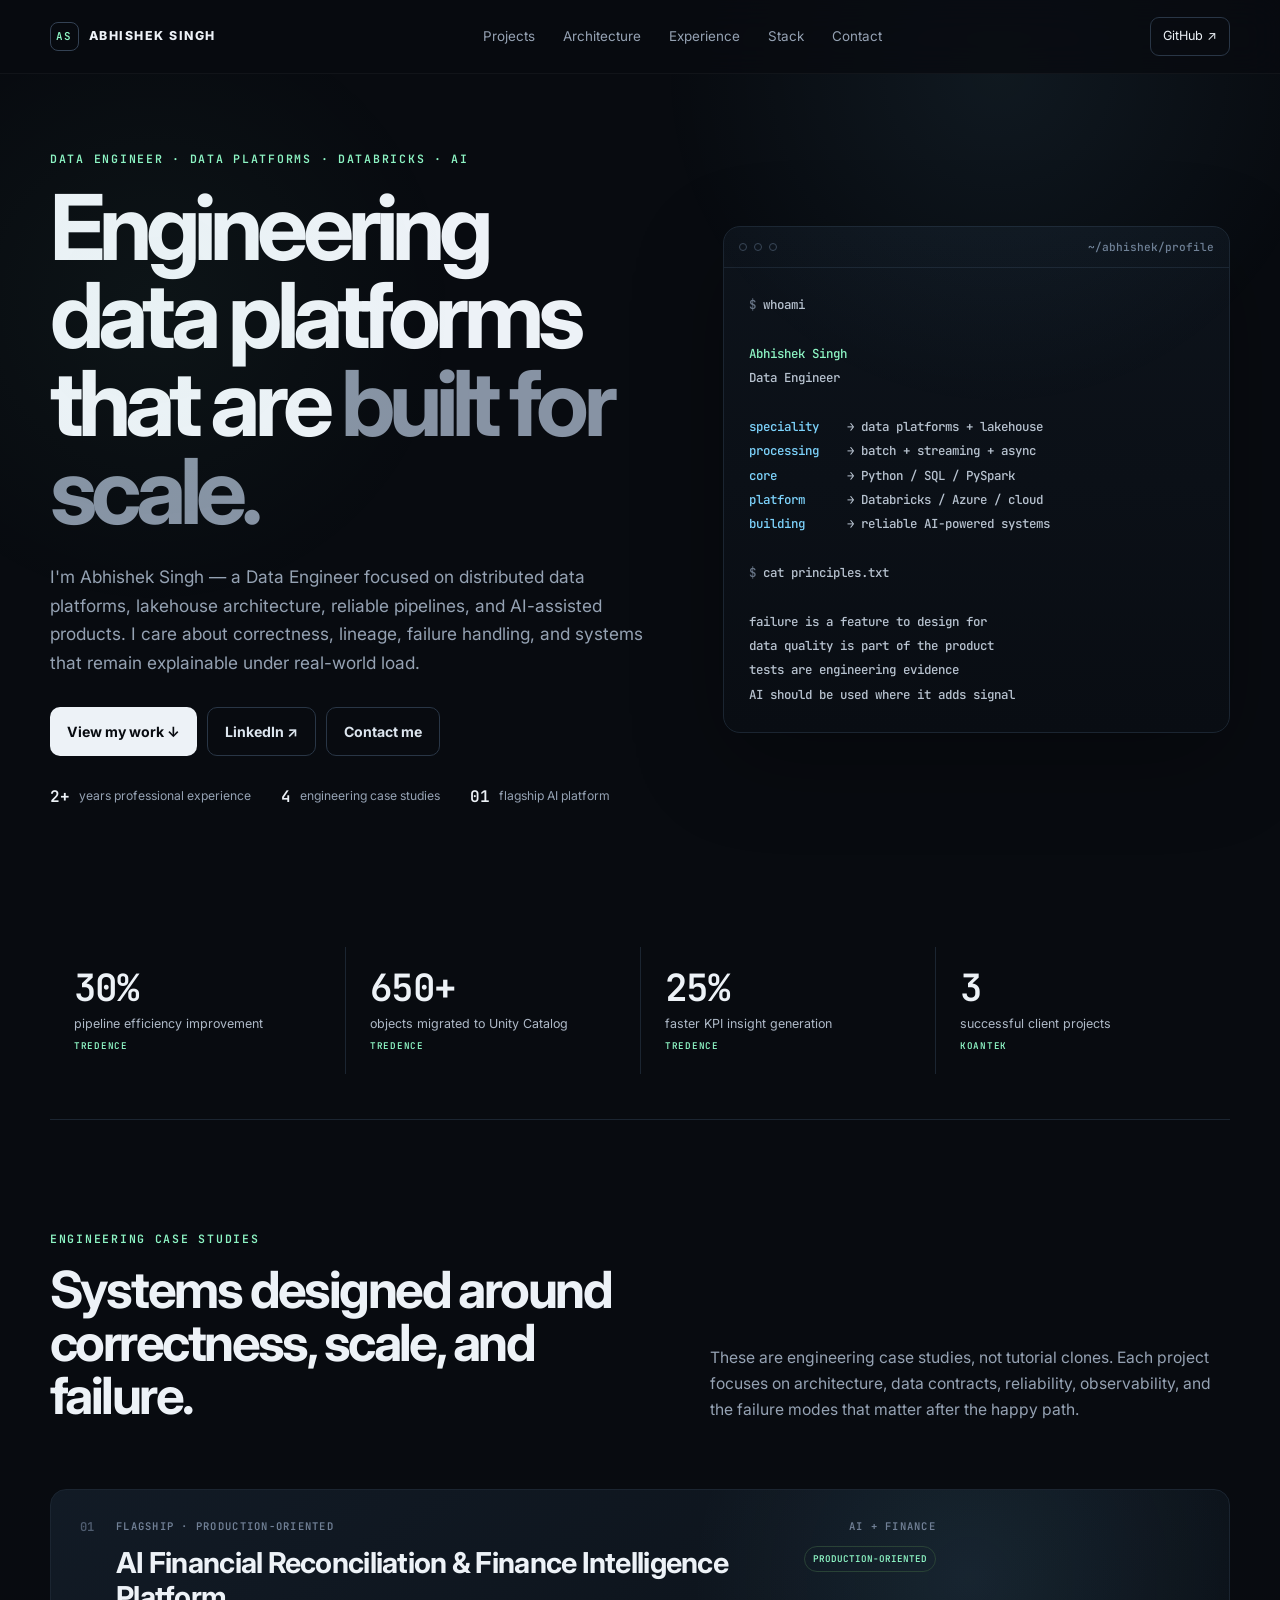
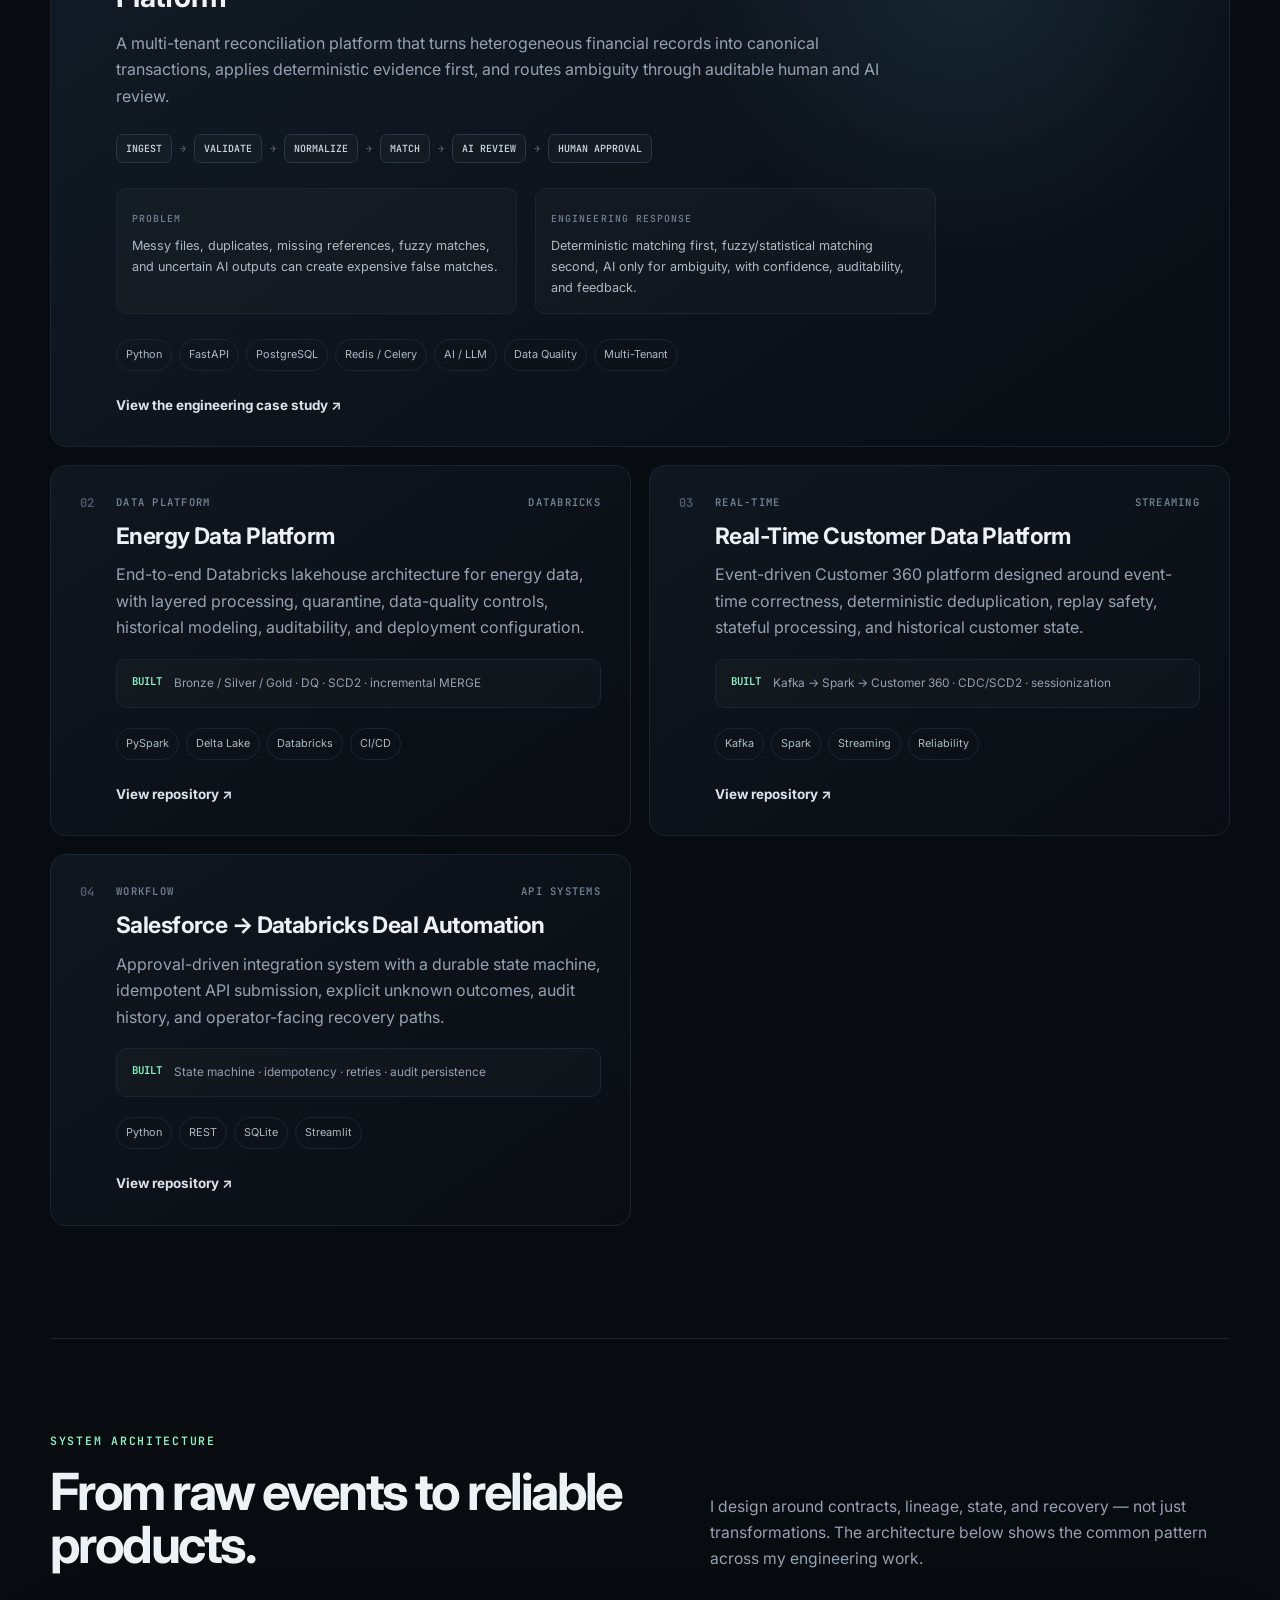
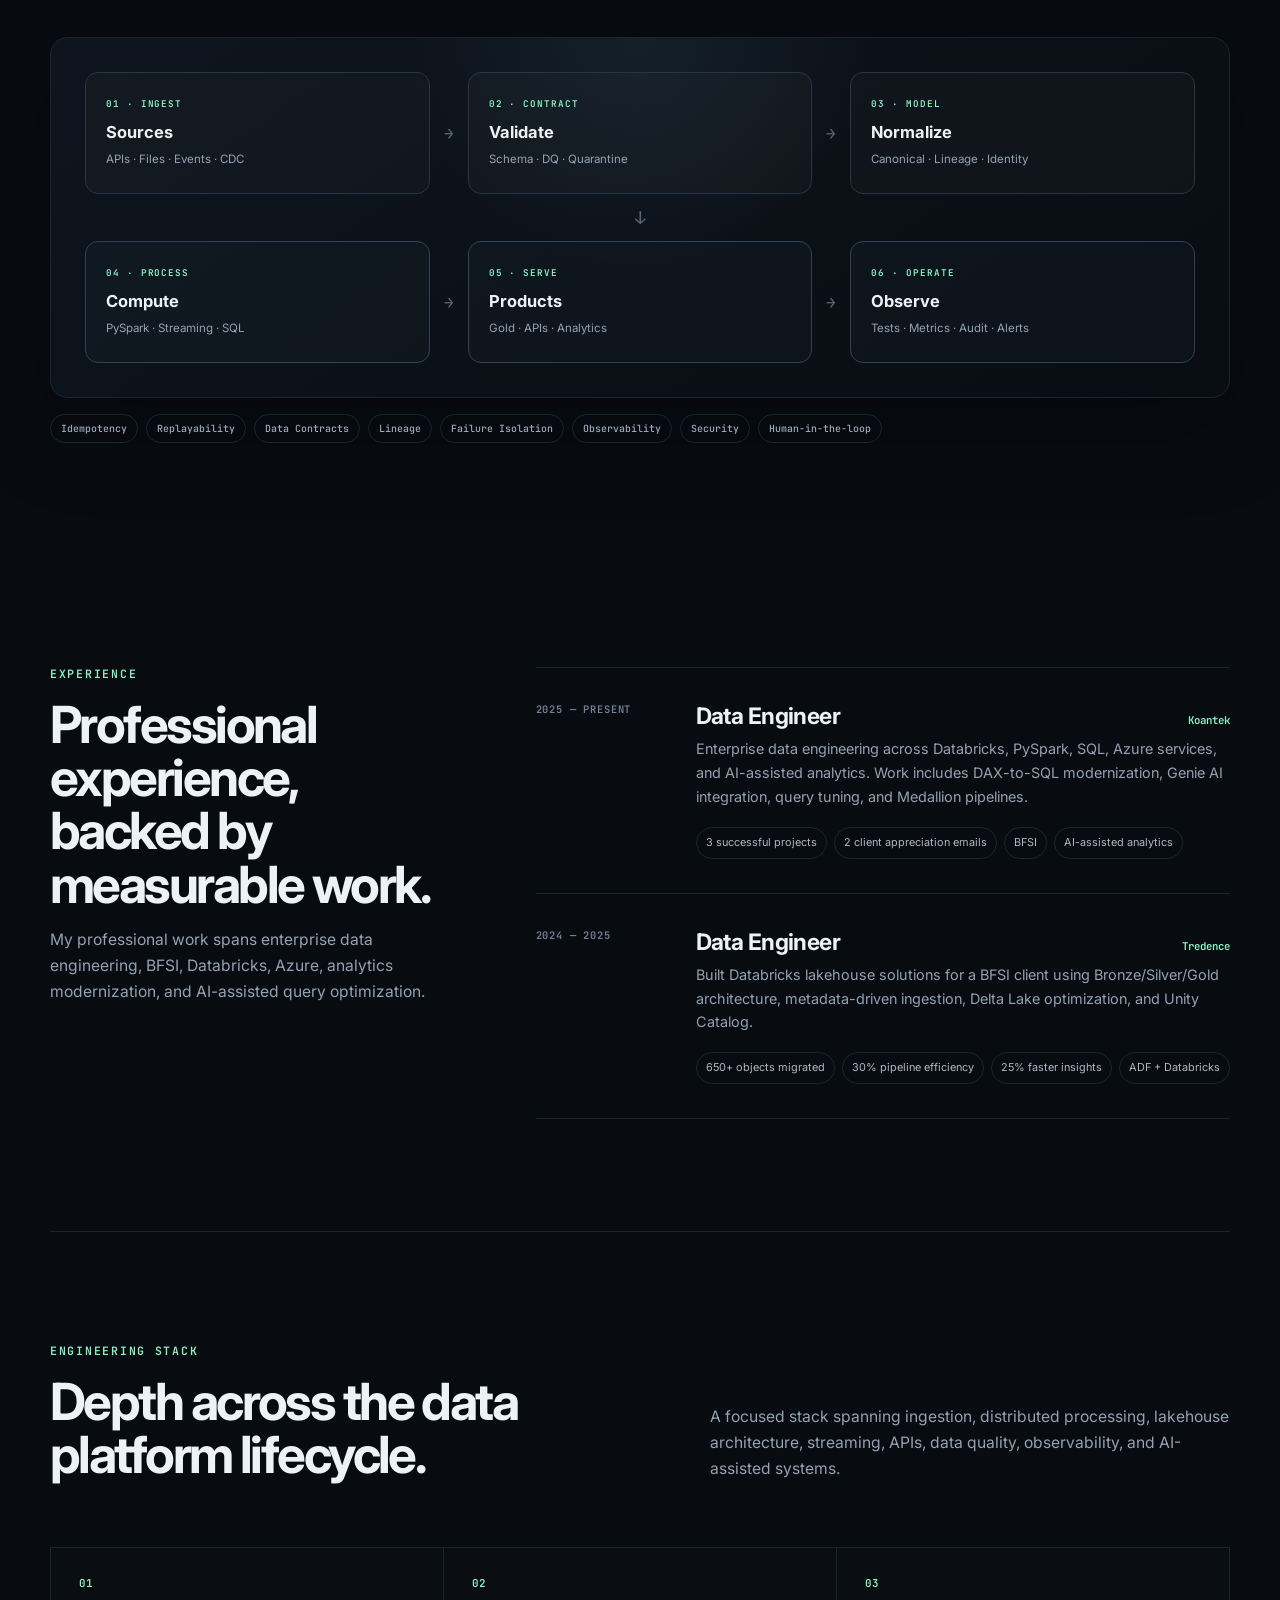
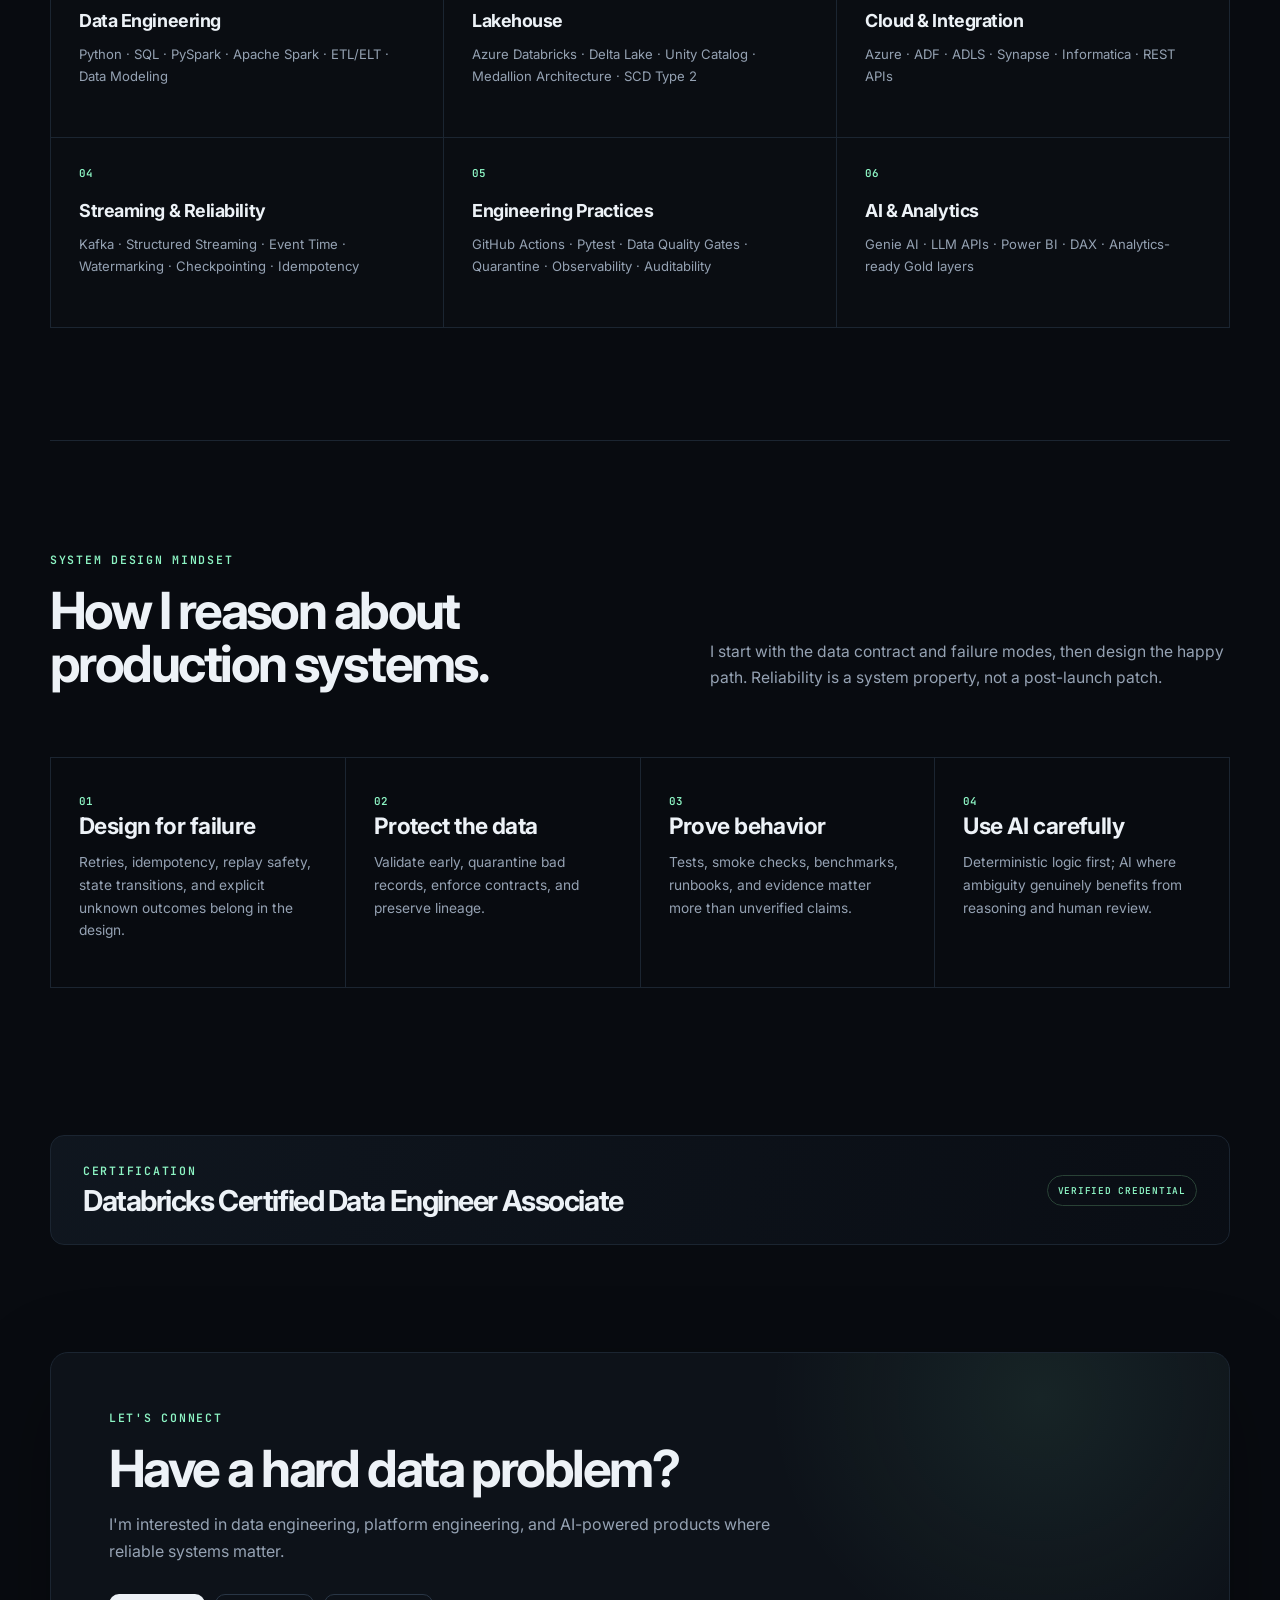
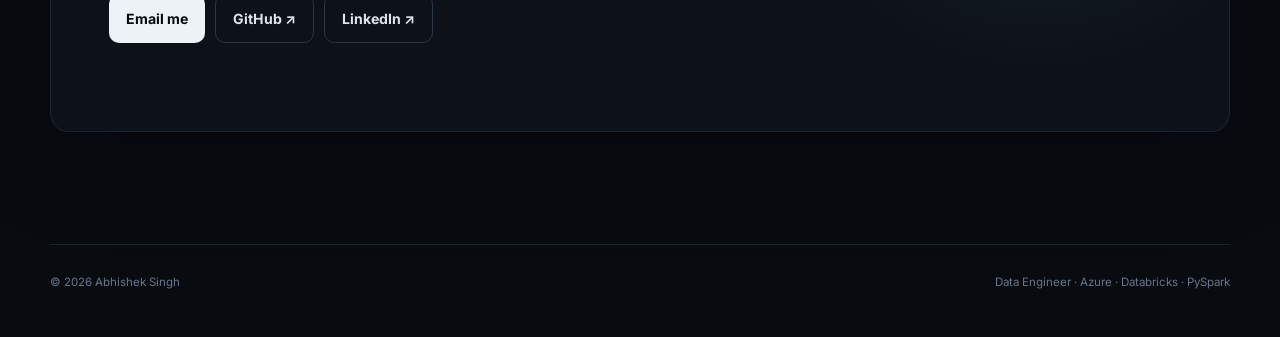
<file: index.html>
<!doctype html>
<html lang="en">
<head>
<meta charset="utf-8">
<meta name="viewport" content="width=device-width, initial-scale=1">
<meta name="description" content="Abhishek Singh — Data Engineer specializing in Azure Databricks, PySpark, real-time data platforms, and AI-powered systems.">
<meta name="theme-color" content="#080b10">
<meta name="robots" content="index, follow">
<link rel="canonical" href="https://abhi9265.github.io/abhisheksingh.github.io/">
<meta property="og:title" content="Abhishek Singh — Data Engineer">
<meta property="og:description" content="Azure Databricks · PySpark · Data Platforms · Streaming · AI">
<meta property="og:type" content="website">
<meta property="og:site_name" content="Abhishek Singh — Data Engineer">
<meta name="twitter:card" content="summary">
<meta name="twitter:title" content="Abhishek Singh — Data Engineer">
<meta name="twitter:description" content="Data platforms · Databricks · PySpark · Streaming · AI">
<meta property="og:url" content="https://abhi9265.github.io/abhisheksingh.github.io/">
<title>Abhishek Singh — Data Engineer</title>
<link rel="icon" href="assets/favicon.svg" type="image/svg+xml">
<link rel="preconnect" href="https://fonts.googleapis.com">
<link rel="preconnect" href="https://fonts.gstatic.com" crossorigin>
<link href="https://fonts.googleapis.com/css2?family=Inter:wght@400;500;600;700;800&family=JetBrains+Mono:wght@400;500;600&display=swap" rel="stylesheet">
<link rel="stylesheet" href="styles.css">
<script type="application/ld+json">
{
  "@context":"https://schema.org",
  "@type":"Person",
  "name":"Abhishek Singh",
  "jobTitle":"Data Engineer",
  "url":"https://abhi9265.github.io/abhisheksingh.github.io/",
  "sameAs":[
    "https://github.com/abhi9265",
    "https://www.linkedin.com/in/abhishek-singh-b94879244"
  ],
  "knowsAbout":[
    "Data Engineering","Azure Databricks","PySpark","Apache Spark",
    "Delta Lake","Data Platforms","Streaming","Python","SQL",
    "Data Quality","AI-assisted systems"
  ]
}
</script>
</head>
<body>
<a class="skip-link" href="#main-content">Skip to content</a>
<div class="scroll-progress" aria-hidden="true"></div>

<header class="site-header">
  <a class="brand" href="#top" aria-label="Abhishek Singh home"><span class="brand-mark">AS</span><span>ABHISHEK SINGH</span></a>
  <nav class="nav" aria-label="Primary">
    <a href="#work">Projects</a>
    <a href="#architecture">Architecture</a>
    <a href="#experience">Experience</a>
    <a href="#stack">Stack</a>
    <a href="#contact">Contact</a>
  </nav>
  <a class="header-cta" href="https://github.com/abhi9265" target="_blank" rel="noreferrer">GitHub ↗</a>
</header>

<main id="top">
<div id="main-content" tabindex="-1"></div>
<section class="hero section">
  <div class="hero-copy">
    <p class="eyebrow">DATA ENGINEER · DATA PLATFORMS · DATABRICKS · AI</p>
    <h1>Engineering data platforms that are <span>built for scale.</span></h1>
    <p class="lede">I'm Abhishek Singh — a Data Engineer focused on distributed data platforms, lakehouse architecture, reliable pipelines, and AI-assisted products. I care about correctness, lineage, failure handling, and systems that remain explainable under real-world load.</p>
    <div class="hero-actions">
      <a class="button button-primary" href="#work">View my work ↓</a>
      <a class="button button-secondary" href="https://www.linkedin.com/in/abhishek-singh-b94879244" target="_blank" rel="noreferrer">LinkedIn ↗</a>
      <a class="button button-secondary" href="mailto:singhabhi5348@gmail.com">Contact me</a>
    </div>
    <div class="hero-proof">
      <div><strong>2+</strong><span>years professional experience</span></div>
      <div><strong>4</strong><span>engineering case studies</span></div>
      <div><strong>01</strong><span>flagship AI platform</span></div>
    </div>
  </div>

  <aside class="hero-terminal" aria-label="Engineering profile">
    <div class="terminal-top"><i></i><i></i><i></i><code>~/abhishek/profile</code></div>
    <pre><span class="muted">$</span> whoami

<span class="accent">Abhishek Singh</span>
Data Engineer

<span class="key">speciality</span>    → data platforms + lakehouse
<span class="key">processing</span>    → batch + streaming + async
<span class="key">core</span>          → Python / SQL / PySpark
<span class="key">platform</span>      → Databricks / Azure / cloud
<span class="key">building</span>      → reliable AI-powered systems

<span class="muted">$</span> cat principles.txt

failure is a feature to design for
data quality is part of the product
tests are engineering evidence
AI should be used where it adds signal</pre>
  </aside>
</section>

<section class="section impact-strip" aria-label="Professional impact">
  <div><strong>30%</strong><span>pipeline efficiency improvement</span><small>Tredence</small></div>
  <div><strong>650+</strong><span>objects migrated to Unity Catalog</span><small>Tredence</small></div>
  <div><strong>25%</strong><span>faster KPI insight generation</span><small>Tredence</small></div>
  <div><strong>3</strong><span>successful client projects</span><small>Koantek</small></div>
</section>

<section class="section section-rule" id="work">
  <div class="section-heading">
    <div><p class="eyebrow">ENGINEERING CASE STUDIES</p><h2>Systems designed around correctness, scale, and failure.</h2></div>
    <p>These are engineering case studies, not tutorial clones. Each project focuses on architecture, data contracts, reliability, observability, and the failure modes that matter after the happy path.</p>
  </div>

  <div class="project-grid">
    <article class="project-card featured">
      <div class="project-index">01</div>
      <div class="project-body">
        <div class="project-meta"><span>FLAGSHIP · PRODUCTION-ORIENTED</span><span>AI + FINANCE</span></div>
        <div class="project-title-row"><h3>AI Financial Reconciliation & Finance Intelligence Platform</h3><span class="status-dot">PRODUCTION-ORIENTED</span></div>
        <p class="project-lede">A multi-tenant reconciliation platform that turns heterogeneous financial records into canonical transactions, applies deterministic evidence first, and routes ambiguity through auditable human and AI review.</p>
        <div class="architecture-line"><span>INGEST</span><b>→</b><span>VALIDATE</span><b>→</b><span>NORMALIZE</span><b>→</b><span>MATCH</span><b>→</b><span>AI REVIEW</span><b>→</b><span>HUMAN APPROVAL</span></div>
        <div class="project-columns">
          <div><small>PROBLEM</small><p>Messy files, duplicates, missing references, fuzzy matches, and uncertain AI outputs can create expensive false matches.</p></div>
          <div><small>ENGINEERING RESPONSE</small><p>Deterministic matching first, fuzzy/statistical matching second, AI only for ambiguity, with confidence, auditability, and feedback.</p></div>
        </div>
        <div class="tags"><span>Python</span><span>FastAPI</span><span>PostgreSQL</span><span>Redis / Celery</span><span>AI / LLM</span><span>Data Quality</span><span>Multi-Tenant</span></div>
        <a class="text-link" href="https://github.com/abhi9265/ai-financial-reconciliation-platform" target="_blank" rel="noreferrer">View the engineering case study ↗</a>
      </div>
    </article>

    <article class="project-card">
      <div class="project-index">02</div>
      <div class="project-body">
        <div class="project-meta"><span>DATA PLATFORM</span><span>DATABRICKS</span></div>
        <h3>Energy Data Platform</h3>
        <p>End-to-end Databricks lakehouse architecture for energy data, with layered processing, quarantine, data-quality controls, historical modeling, auditability, and deployment configuration.</p>
        <div class="project-highlight"><strong>Built</strong><span>Bronze / Silver / Gold · DQ · SCD2 · incremental MERGE</span></div>
        <div class="tags"><span>PySpark</span><span>Delta Lake</span><span>Databricks</span><span>CI/CD</span></div>
        <a class="text-link" href="https://github.com/abhi9265/energy-data-platform-databricks" target="_blank" rel="noreferrer">View repository ↗</a>
      </div>
    </article>

    <article class="project-card">
      <div class="project-index">03</div>
      <div class="project-body">
        <div class="project-meta"><span>REAL-TIME</span><span>STREAMING</span></div>
        <h3>Real-Time Customer Data Platform</h3>
        <p>Event-driven Customer 360 platform designed around event-time correctness, deterministic deduplication, replay safety, stateful processing, and historical customer state.</p>
        <div class="project-highlight"><strong>Built</strong><span>Kafka → Spark → Customer 360 · CDC/SCD2 · sessionization</span></div>
        <div class="tags"><span>Kafka</span><span>Spark</span><span>Streaming</span><span>Reliability</span></div>
        <a class="text-link" href="https://github.com/abhi9265/real-time-customer-data-platform" target="_blank" rel="noreferrer">View repository ↗</a>
      </div>
    </article>

    <article class="project-card">
      <div class="project-index">04</div>
      <div class="project-body">
        <div class="project-meta"><span>WORKFLOW</span><span>API SYSTEMS</span></div>
        <h3>Salesforce → Databricks Deal Automation</h3>
        <p>Approval-driven integration system with a durable state machine, idempotent API submission, explicit unknown outcomes, audit history, and operator-facing recovery paths.</p>
        <div class="project-highlight"><strong>Built</strong><span>State machine · idempotency · retries · audit persistence</span></div>
        <div class="tags"><span>Python</span><span>REST</span><span>SQLite</span><span>Streamlit</span></div>
        <a class="text-link" href="https://github.com/abhi9265/Salesforce-DBX-deal-automation" target="_blank" rel="noreferrer">View repository ↗</a>
      </div>
    </article>
  </div>
</section>

<section class="section section-rule architecture-section" id="architecture">
  <div class="section-heading">
    <div><p class="eyebrow">SYSTEM ARCHITECTURE</p><h2>From raw events to reliable products.</h2></div>
    <p>I design around contracts, lineage, state, and recovery — not just transformations. The architecture below shows the common pattern across my engineering work.</p>
  </div>
  <div class="system-diagram">
    <div class="diagram-row">
      <div class="diagram-node"><small>01 · INGEST</small><strong>Sources</strong><span>APIs · Files · Events · CDC</span></div>
      <b>→</b>
      <div class="diagram-node"><small>02 · CONTRACT</small><strong>Validate</strong><span>Schema · DQ · Quarantine</span></div>
      <b>→</b>
      <div class="diagram-node"><small>03 · MODEL</small><strong>Normalize</strong><span>Canonical · Lineage · Identity</span></div>
    </div>
    <div class="diagram-connector">↓</div>
    <div class="diagram-row">
      <div class="diagram-node emphasis"><small>04 · PROCESS</small><strong>Compute</strong><span>PySpark · Streaming · SQL</span></div>
      <b>→</b>
      <div class="diagram-node emphasis"><small>05 · SERVE</small><strong>Products</strong><span>Gold · APIs · Analytics</span></div>
      <b>→</b>
      <div class="diagram-node emphasis"><small>06 · OPERATE</small><strong>Observe</strong><span>Tests · Metrics · Audit · Alerts</span></div>
    </div>
  </div>
  <div class="architecture-principles">
    <span>Idempotency</span><span>Replayability</span><span>Data Contracts</span><span>Lineage</span><span>Failure Isolation</span><span>Observability</span><span>Security</span><span>Human-in-the-loop</span>
  </div>
</section>

<section class="section split-section" id="experience">
  <div class="section-intro sticky-intro">
    <p class="eyebrow">EXPERIENCE</p>
    <h2>Professional experience, backed by measurable work.</h2>
    <p>My professional work spans enterprise data engineering, BFSI, Databricks, Azure, analytics modernization, and AI-assisted query optimization.</p>
  </div>
  <div class="timeline">
    <article class="timeline-item">
      <div class="timeline-date">2025 — PRESENT</div>
      <div>
        <div class="role-row"><h3>Data Engineer</h3><span>Koantek</span></div>
        <p>Enterprise data engineering across Databricks, PySpark, SQL, Azure services, and AI-assisted analytics. Work includes DAX-to-SQL modernization, Genie AI integration, query tuning, and Medallion pipelines.</p>
        <div class="timeline-points"><span>3 successful projects</span><span>2 client appreciation emails</span><span>BFSI</span><span>AI-assisted analytics</span></div>
      </div>
    </article>
    <article class="timeline-item">
      <div class="timeline-date">2024 — 2025</div>
      <div>
        <div class="role-row"><h3>Data Engineer</h3><span>Tredence</span></div>
        <p>Built Databricks lakehouse solutions for a BFSI client using Bronze/Silver/Gold architecture, metadata-driven ingestion, Delta Lake optimization, and Unity Catalog.</p>
        <div class="timeline-points"><span>650+ objects migrated</span><span>30% pipeline efficiency</span><span>25% faster insights</span><span>ADF + Databricks</span></div>
      </div>
    </article>
  </div>
</section>

<section class="section section-rule" id="stack">
  <div class="section-heading">
    <div><p class="eyebrow">ENGINEERING STACK</p><h2>Depth across the data platform lifecycle.</h2></div>
    <p>A focused stack spanning ingestion, distributed processing, lakehouse architecture, streaming, APIs, data quality, observability, and AI-assisted systems.</p>
  </div>
  <div class="stack-grid">
    <article><span class="stack-number">01</span><h3>Data Engineering</h3><p>Python · SQL · PySpark · Apache Spark · ETL/ELT · Data Modeling</p></article>
    <article><span class="stack-number">02</span><h3>Lakehouse</h3><p>Azure Databricks · Delta Lake · Unity Catalog · Medallion Architecture · SCD Type 2</p></article>
    <article><span class="stack-number">03</span><h3>Cloud & Integration</h3><p>Azure · ADF · ADLS · Synapse · Informatica · REST APIs</p></article>
    <article><span class="stack-number">04</span><h3>Streaming & Reliability</h3><p>Kafka · Structured Streaming · Event Time · Watermarking · Checkpointing · Idempotency</p></article>
    <article><span class="stack-number">05</span><h3>Engineering Practices</h3><p>GitHub Actions · Pytest · Data Quality Gates · Quarantine · Observability · Auditability</p></article>
    <article><span class="stack-number">06</span><h3>AI & Analytics</h3><p>Genie AI · LLM APIs · Power BI · DAX · Analytics-ready Gold layers</p></article>
  </div>
</section>

<section class="section section-rule">
  <div class="section-heading">
    <div><p class="eyebrow">SYSTEM DESIGN MINDSET</p><h2>How I reason about production systems.</h2></div>
    <p>I start with the data contract and failure modes, then design the happy path. Reliability is a system property, not a post-launch patch.</p>
  </div>
  <div class="principles-grid">
    <article><span>01</span><h3>Design for failure</h3><p>Retries, idempotency, replay safety, state transitions, and explicit unknown outcomes belong in the design.</p></article>
    <article><span>02</span><h3>Protect the data</h3><p>Validate early, quarantine bad records, enforce contracts, and preserve lineage.</p></article>
    <article><span>03</span><h3>Prove behavior</h3><p>Tests, smoke checks, benchmarks, runbooks, and evidence matter more than unverified claims.</p></article>
    <article><span>04</span><h3>Use AI carefully</h3><p>Deterministic logic first; AI where ambiguity genuinely benefits from reasoning and human review.</p></article>
  </div>
</section>

<section class="section credentials-section" aria-label="Certification">
  <div class="credentials-bar">
    <div><p class="eyebrow">CERTIFICATION</p><h2>Databricks Certified Data Engineer Associate</h2></div>
    <span>VERIFIED CREDENTIAL</span>
  </div>
</section>

<section class="section contact-section" id="contact">
  <div class="contact-card">
    <p class="eyebrow">LET'S CONNECT</p>
    <h2>Have a hard data problem?</h2>
    <p>I'm interested in data engineering, platform engineering, and AI-powered products where reliable systems matter.</p>
    <div class="hero-actions">
      <a class="button button-primary" href="mailto:singhabhi5348@gmail.com">Email me</a>
      <a class="button button-secondary" href="https://github.com/abhi9265" target="_blank" rel="noreferrer">GitHub ↗</a>
      <a class="button button-secondary" href="https://www.linkedin.com/in/abhishek-singh-b94879244" target="_blank" rel="noreferrer">LinkedIn ↗</a>
    </div>
  </div>
</section>
</main>

<footer class="site-footer" aria-label="Footer">
  <span>© 2026 Abhishek Singh</span>
  <span>Data Engineer · Azure · Databricks · PySpark</span>
</footer>
<script src="script.js"></script>
</body>
</html>
</file>
<file: styles.css>
:root{
  --bg:#080b10;--panel:#0d1219;--panel-2:#111821;--text:#edf2f7;--muted:#95a2b3;--soft:#6d7b8e;
  --line:#1b2531;--line-2:#293646;--accent:#8df5c4;--accent-2:#7dd3fc;--max:1180px;
  --shadow:0 28px 90px rgba(0,0,0,.28)
}
*{box-sizing:border-box}
html{scroll-behavior:smooth}
body{margin:0;background:var(--bg);color:var(--text);font-family:Inter,system-ui,sans-serif;line-height:1.65}
body:before{content:"";position:fixed;inset:0;pointer-events:none;background:radial-gradient(circle at 78% 8%,rgba(125,211,252,.07),transparent 26%),radial-gradient(circle at 12% 34%,rgba(141,245,196,.045),transparent 24%)}
a{color:inherit;text-decoration:none}
::selection{background:rgba(141,245,196,.18)}
.site-header{position:sticky;top:0;z-index:30;display:flex;align-items:center;justify-content:space-between;gap:24px;padding:17px max(20px,calc((100vw - var(--max))/2));background:rgba(8,11,16,.78);border-bottom:1px solid rgba(255,255,255,.04);backdrop-filter:blur(16px)}
.brand{display:flex;align-items:center;gap:10px;font-size:.77rem;font-weight:800;letter-spacing:.12em}
.brand-mark{display:grid;place-items:center;width:29px;height:29px;border:1px solid #344254;border-radius:8px;color:var(--accent);font:600 .68rem "JetBrains Mono",monospace}
.nav{display:flex;gap:28px;color:var(--muted);font-size:.84rem}
.nav a{transition:.2s ease}
.nav a:hover,.text-link:hover{color:var(--accent)}
.header-cta{padding:8px 12px;border:1px solid var(--line-2);border-radius:9px;font-size:.79rem}
.section{width:min(var(--max),calc(100% - 48px));margin:0 auto;padding:112px 0}
.hero{min-height:calc(100vh - 65px);display:grid;grid-template-columns:1.08fr .92fr;gap:78px;align-items:center;padding-top:78px}
.eyebrow{margin:0 0 17px;color:var(--accent);font:600 .72rem/1.2 "JetBrains Mono",monospace;letter-spacing:.15em}
h1,h2,h3,p{margin-top:0}
h1{max-width:820px;margin-bottom:28px;font-size:clamp(3.5rem,7.1vw,6.55rem);line-height:.97;letter-spacing:-.065em}
h1 span{color:#8793a4}
h2{margin-bottom:16px;font-size:clamp(2.15rem,4vw,3.8rem);line-height:1.04;letter-spacing:-.05em}
h3{font-size:1.42rem;line-height:1.2;margin-bottom:12px;letter-spacing:-.025em}
.lede{max-width:700px;color:var(--muted);font-size:1.08rem}
.hero-actions{display:flex;flex-wrap:wrap;gap:10px;margin:30px 0}
.button{display:inline-flex;align-items:center;justify-content:center;padding:12px 17px;border-radius:10px;font-size:.88rem;font-weight:700;transition:transform .2s ease,border-color .2s ease,background .2s ease}
.button-primary{background:var(--text);color:var(--bg)}
.button-primary:hover{transform:translateY(-2px)}
.button-secondary{border:1px solid var(--line-2);color:#dce5ee}
.button-secondary:hover{border-color:#496077}
.hero-proof{display:flex;flex-wrap:wrap;gap:30px;margin-top:30px}
.hero-proof div{display:grid;grid-template-columns:auto 1fr;column-gap:9px;align-items:center;color:var(--muted);font-size:.76rem}
.hero-proof strong{grid-row:1 / span 2;color:var(--text);font:600 1rem "JetBrains Mono",monospace}
.hero-terminal{border:1px solid var(--line);background:linear-gradient(180deg,#0d131b,#090d13);border-radius:17px;box-shadow:var(--shadow);overflow:hidden}
.terminal-top{display:flex;align-items:center;gap:7px;padding:13px 15px;border-bottom:1px solid var(--line);color:#708096}
.terminal-top i{width:8px;height:8px;border-radius:50%;border:1px solid #394657}
.terminal-top code{margin-left:auto;font:500 .7rem "JetBrains Mono",monospace}
pre{padding:25px;margin:0;white-space:pre-wrap;font:500 .78rem/1.95 "JetBrains Mono",monospace;color:#b8c3d0}
.muted{color:#687587}.accent{color:var(--accent)}.key{color:var(--accent-2)}
.trust-strip{display:flex;flex-wrap:wrap;justify-content:space-between;gap:18px;padding-top:26px;padding-bottom:35px;color:#637084;font:600 .66rem "JetBrains Mono",monospace;letter-spacing:.1em}
.section-rule{border-top:1px solid var(--line)}
.section-heading{display:grid;grid-template-columns:1fr .86fr;gap:55px;align-items:end;margin-bottom:50px}
.section-heading>p{color:var(--muted);max-width:520px;font-size:.98rem}
.project-grid{display:grid;grid-template-columns:repeat(2,minmax(0,1fr));gap:18px}
.project-card{position:relative;display:flex;gap:22px;min-height:290px;padding:29px;border:1px solid var(--line);background:linear-gradient(145deg,rgba(17,24,33,.95),rgba(10,14,20,.95));border-radius:16px;transition:transform .2s ease,border-color .2s ease,background .2s ease}
.project-card:hover{transform:translateY(-4px);border-color:#344357;background:linear-gradient(145deg,#141c26,#0c1117)}
.project-card.featured{grid-column:span 2;min-height:390px;background:radial-gradient(circle at 78% 16%,rgba(125,211,252,.09),transparent 27%),linear-gradient(145deg,rgba(18,27,38,.98),rgba(9,14,20,.97))}
.project-index{flex:0 0 auto;color:#4f5c6f;font:600 .76rem "JetBrains Mono",monospace}
.project-body{width:100%;max-width:820px}
.project-meta{display:flex;justify-content:space-between;gap:20px;margin-bottom:13px;color:#718096;font:600 .66rem "JetBrains Mono",monospace;letter-spacing:.12em}
.project-title-row{display:flex;gap:14px;align-items:flex-start;justify-content:space-between}
.project-title-row h3{font-size:1.8rem;margin-bottom:15px}
.status-dot{flex:0 0 auto;padding:6px 8px;border:1px solid #294236;border-radius:999px;color:var(--accent);font:600 .58rem "JetBrains Mono",monospace}
.project-body>p{color:var(--muted)}
.project-lede{max-width:790px;font-size:1rem}
.project-flow{display:flex;flex-wrap:wrap;align-items:center;gap:10px;margin:25px 0;color:#c5cfda;font:600 .66rem "JetBrains Mono",monospace}
.project-flow span{padding:7px 9px;border:1px solid var(--line-2);border-radius:8px;background:rgba(255,255,255,.015)}
.project-flow b{color:#5f6d80}
.project-columns{display:grid;grid-template-columns:1fr 1fr;gap:18px;margin:25px 0}
.project-columns>div,.project-highlight{padding:14px 15px;border:1px solid var(--line);border-radius:10px;background:rgba(255,255,255,.018)}
.project-columns small{color:var(--soft);font:600 .61rem "JetBrains Mono",monospace;letter-spacing:.11em}
.project-columns p{margin:7px 0 0;color:#aeb9c6;font-size:.79rem}
.project-highlight{display:grid;grid-template-columns:auto 1fr;gap:12px;margin:18px 0;color:#93a0b2;font-size:.74rem}
.project-highlight strong{color:var(--accent);font:600 .67rem "JetBrains Mono",monospace;text-transform:uppercase}
.tags{display:flex;flex-wrap:wrap;gap:7px;margin:20px 0}
.tags span,.timeline-points span,.tool-cloud span{padding:6px 9px;border:1px solid var(--line);border-radius:999px;color:#aeb9c7;font-size:.68rem}
.text-link{display:inline-block;margin-top:2px;color:#dbe4ed;font-size:.84rem;font-weight:700}
.roadmap-card{background:linear-gradient(145deg,rgba(13,18,25,.9),rgba(9,12,17,.92))}
.roadmap-line{display:flex;gap:7px;margin:24px 0 10px}
.roadmap-line span{height:3px;flex:1;background:#253140;border-radius:99px}.roadmap-line span:first-child{background:var(--accent)}
.roadmap-label{color:#6f7d90;font:600 .66rem "JetBrains Mono",monospace}
.split-section{display:grid;grid-template-columns:.72fr 1.28fr;gap:95px;align-items:start}
.sticky-intro{position:sticky;top:105px}
.section-intro>p:last-child{max-width:510px;color:var(--muted);font-size:.98rem}
.timeline{border-top:1px solid var(--line)}
.timeline-item{display:grid;grid-template-columns:135px 1fr;gap:25px;padding:34px 0;border-bottom:1px solid var(--line)}
.timeline-date{color:#738197;font:600 .65rem "JetBrains Mono",monospace;letter-spacing:.08em}
.role-row{display:flex;justify-content:space-between;gap:20px;align-items:baseline}.role-row h3{margin-bottom:8px}.role-row span{color:var(--accent);font:600 .67rem "JetBrains Mono",monospace}
.timeline-item p{color:var(--muted);font-size:.9rem}
.timeline-points{display:flex;flex-wrap:wrap;gap:7px;margin-top:18px}
.principles-grid{display:grid;grid-template-columns:repeat(4,1fr);border-top:1px solid var(--line);border-left:1px solid var(--line)}
.principles-grid article{min-height:230px;padding:28px;border-right:1px solid var(--line);border-bottom:1px solid var(--line)}
.principles-grid span{color:var(--accent);font:600 .68rem "JetBrains Mono",monospace}.principles-grid p{color:var(--muted);font-size:.86rem}
.capability-section{padding-top:35px}.capability-panel{display:grid;grid-template-columns:.8fr 1.2fr;gap:55px;padding:38px;border:1px solid var(--line);border-radius:17px;background:var(--panel)}
.capability-panel>div:first-child p:last-child{color:var(--muted);font-size:.9rem;max-width:480px}
.tool-cloud{display:flex;align-content:flex-start;flex-wrap:wrap;gap:9px}.tool-cloud span{padding:8px 11px;font-size:.72rem}
.notes-section{padding-top:35px}.notes-card{display:flex;justify-content:space-between;gap:40px;align-items:flex-start;padding:34px 38px;border:1px solid var(--line);border-radius:16px;background:linear-gradient(100deg,rgba(15,21,29,.92),rgba(10,14,19,.92))}
.notes-card p:last-child{color:var(--muted);max-width:700px}.notes-status{flex:0 0 auto;padding:8px 10px;border:1px solid var(--line-2);border-radius:999px;color:#768498;font:600 .62rem "JetBrains Mono",monospace}
.contact-section{padding-top:72px}.contact-card{padding:58px;border:1px solid var(--line);border-radius:18px;background:radial-gradient(circle at 84% 12%,rgba(141,245,196,.08),transparent 26%),var(--panel);box-shadow:var(--shadow)}
.contact-card>p:not(.eyebrow){max-width:680px;color:var(--muted)}
.site-footer{display:flex;justify-content:space-between;gap:20px;width:min(var(--max),calc(100% - 48px));margin:0 auto;padding:28px 0 45px;color:#68758a;font-size:.72rem;border-top:1px solid var(--line)}
.scroll-progress{position:fixed;top:0;left:0;z-index:60;height:2px;width:0;background:var(--accent)}
@media (max-width:980px){
  .hero,.split-section,.capability-panel,.section-heading{grid-template-columns:1fr}
  .hero{min-height:auto;padding-top:62px}.hero-terminal{order:-1}
  .sticky-intro{position:static}.principles-grid{grid-template-columns:repeat(2,1fr)}
}
@media (max-width:700px){
  .site-header{padding:14px 17px}.brand span:last-child{display:none}.nav{display:none}.section{width:calc(100% - 32px);padding:78px 0}
  h1{font-size:3.25rem}.hero{gap:42px}.hero-proof{gap:18px}
  .trust-strip{justify-content:flex-start}
  .project-grid{grid-template-columns:1fr}.project-card.featured{grid-column:span 1}.project-card{padding:22px;gap:15px}.project-meta{flex-direction:column;gap:6px}
  .project-title-row{display:block}.status-dot{display:inline-block;margin-bottom:12px}.project-title-row h3{font-size:1.48rem}
  .project-flow{gap:6px}.project-columns{grid-template-columns:1fr}.project-columns p{font-size:.77rem}
  .timeline-item{grid-template-columns:1fr;gap:10px}.principles-grid{grid-template-columns:1fr}
  .capability-panel,.notes-card,.contact-card{padding:27px}.notes-card{display:block}.notes-status{display:inline-block;margin-top:18px}
  .site-footer{width:calc(100% - 32px);flex-direction:column}
}
@media (prefers-reduced-motion:reduce){html{scroll-behavior:auto}.project-card,.button{transition:none}}

/* Portfolio v2 additions */
.impact-strip{display:grid;grid-template-columns:repeat(4,1fr);gap:0;padding-top:28px;padding-bottom:45px}
.impact-strip>div{padding:22px 24px;border-left:1px solid var(--line)}
.impact-strip>div:first-child{border-left:0}
.impact-strip strong{display:block;color:var(--text);font:600 clamp(1.65rem,3vw,2.35rem)/1 "JetBrains Mono",monospace;letter-spacing:-.04em}
.impact-strip span{display:block;margin-top:8px;color:#aeb9c7;font-size:.78rem;line-height:1.45}
.impact-strip small{display:block;margin-top:7px;color:var(--accent);font:600 .58rem "JetBrains Mono",monospace;letter-spacing:.08em;text-transform:uppercase}
.architecture-line{display:flex;flex-wrap:wrap;align-items:center;gap:8px;margin:25px 0;color:#c8d2dc;font:600 .62rem "JetBrains Mono",monospace}
.architecture-line span{padding:7px 9px;border:1px solid var(--line-2);border-radius:7px;background:rgba(255,255,255,.02)}
.architecture-line b{color:#5f6d80}
.stack-grid{display:grid;grid-template-columns:repeat(3,1fr);border-top:1px solid var(--line);border-left:1px solid var(--line)}
.stack-grid article{min-height:190px;padding:28px;border-right:1px solid var(--line);border-bottom:1px solid var(--line);background:rgba(255,255,255,.008)}
.stack-number{display:block;margin-bottom:20px;color:var(--accent);font:600 .68rem "JetBrains Mono",monospace}
.stack-grid h3{font-size:1.12rem}
.stack-grid p{margin:0;color:var(--muted);font-size:.82rem;line-height:1.65}
.credentials-section{padding-top:35px;padding-bottom:35px}
.credentials-bar{display:flex;align-items:center;justify-content:space-between;gap:30px;padding:28px 32px;border:1px solid var(--line);border-radius:14px;background:linear-gradient(100deg,rgba(16,23,31,.96),rgba(10,14,20,.96))}
.credentials-bar .eyebrow{margin-bottom:9px}
.credentials-bar h2{margin:0;font-size:clamp(1.25rem,2.3vw,1.8rem)}
.credentials-bar>span{flex:0 0 auto;padding:8px 10px;border:1px solid #294236;border-radius:999px;color:var(--accent);font:600 .59rem "JetBrains Mono",monospace;letter-spacing:.08em}
@media (max-width:980px){
  .impact-strip{grid-template-columns:repeat(2,1fr)}
  .impact-strip>div:nth-child(3){border-left:0;border-top:1px solid var(--line)}
  .impact-strip>div:nth-child(4){border-top:1px solid var(--line)}
  .stack-grid{grid-template-columns:repeat(2,1fr)}
}
@media (max-width:700px){
  .impact-strip{grid-template-columns:1fr 1fr;padding-top:18px}
  .impact-strip>div{padding:18px 14px}
  .architecture-line{gap:5px}
  .architecture-line span{padding:6px 7px}
  .stack-grid{grid-template-columns:1fr}
  .credentials-bar{display:block;padding:24px}
  .credentials-bar>span{display:inline-block;margin-top:16px}
}

/* Senior portfolio architecture layer */
.architecture-section{padding-top:95px}
.system-diagram{padding:34px;border:1px solid var(--line);border-radius:18px;background:radial-gradient(circle at 50% 0,rgba(125,211,252,.07),transparent 34%),linear-gradient(145deg,#0e151e,#090d13);box-shadow:var(--shadow)}
.diagram-row{display:grid;grid-template-columns:1fr auto 1fr auto 1fr;gap:14px;align-items:center}
.diagram-row>b{color:#59677a;font:600 1rem "JetBrains Mono",monospace}
.diagram-node{min-height:122px;padding:20px;border:1px solid var(--line-2);border-radius:13px;background:rgba(255,255,255,.018);display:flex;flex-direction:column;justify-content:center}
.diagram-node.emphasis{border-color:#304356;background:rgba(125,211,252,.025)}
.diagram-node small{color:var(--accent);font:600 .58rem "JetBrains Mono",monospace;letter-spacing:.1em}
.diagram-node strong{margin:9px 0 5px;font-size:1.03rem}
.diagram-node span{color:var(--muted);font-size:.72rem;line-height:1.45}
.diagram-connector{text-align:center;padding:12px 0;color:#59677a;font:600 1.1rem "JetBrains Mono",monospace}
.architecture-principles{display:flex;flex-wrap:wrap;gap:8px;margin-top:16px}
.architecture-principles span{padding:7px 10px;border:1px solid var(--line);border-radius:999px;color:#9daabd;font:500 .62rem "JetBrains Mono",monospace}
@media (max-width:980px){
  .diagram-row{grid-template-columns:1fr;gap:10px}
  .diagram-row>b{display:none}
  .diagram-connector{padding:6px}
}
@media (max-width:700px){
  .system-diagram{padding:18px}
}

/* Accessibility and navigation polish */
.skip-link{position:fixed;left:16px;top:-60px;z-index:100;padding:10px 14px;border-radius:9px;background:var(--text);color:var(--bg);font-size:.8rem;font-weight:700;transition:top .15s ease}
.skip-link:focus{top:16px}
:focus-visible{outline:2px solid var(--accent);outline-offset:3px}
#main-content{position:absolute;left:0;width:1px;height:1px;overflow:hidden}
@media (max-width:980px){.nav{gap:18px}.site-header{gap:14px}}
@media (max-width:760px){.nav{display:none}.header-cta{margin-left:auto}}
</file>
